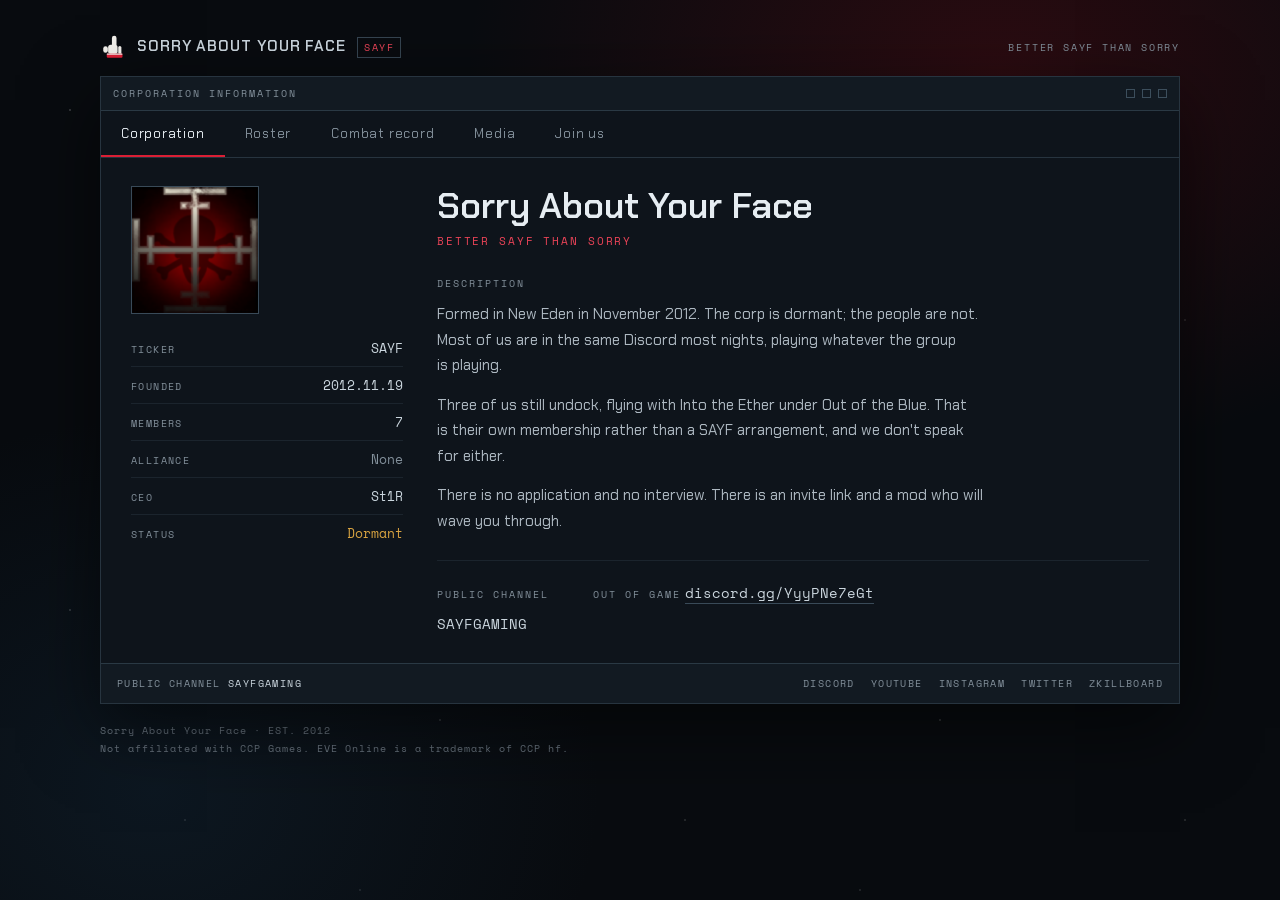
<file: index.html>
<!doctype html>
<html lang="en">
<head>
<meta charset="utf-8">
<meta name="viewport" content="width=device-width, initial-scale=1">
<title>Sorry About Your Face — SAYF</title>
<meta name="description" content="Corporation information for Sorry About Your Face [SAYF]. Formed in New Eden in 2012, dormant since, and still a Discord full of people most nights.">
<link rel="canonical" href="https://st1rx.github.io/sayfgaming/">
<meta name="theme-color" content="#0E141B">

<meta property="og:type" content="website">
<meta property="og:site_name" content="SAYF">
<meta property="og:title" content="Sorry About Your Face [SAYF]">
<meta property="og:description" content="Formed in New Eden, 2012. The corp is dormant; the people are not. Better SAYF than SORRY.">
<meta property="og:url" content="https://st1rx.github.io/sayfgaming/">
<meta property="og:image" content="https://st1rx.github.io/sayfgaming/assets/og-image.png">
<meta property="og:image:width" content="1200">
<meta property="og:image:height" content="630">
<meta property="og:image:alt" content="Corporation information panel for Sorry About Your Face.">
<meta name="twitter:card" content="summary_large_image">
<meta name="twitter:site" content="@SAYFGAMING">

<link rel="icon" href="assets/favicon.svg" type="image/svg+xml">
<link rel="icon" href="assets/favicon-32.png" sizes="32x32" type="image/png">
<link rel="apple-touch-icon" href="assets/apple-touch-icon.png">

<link rel="preconnect" href="https://fonts.googleapis.com">
<link rel="preconnect" href="https://fonts.gstatic.com" crossorigin>
<link rel="stylesheet" href="https://fonts.googleapis.com/css2?family=Chakra+Petch:wght@400;500;600&amp;family=Space+Mono:wght@400;700&amp;display=swap">
<link rel="stylesheet" href="styles.css">
<script src="site.js" defer></script>
</head>
<body>
<a class="skip" href="#main">Skip to content</a>

<div class="shell">

  <div class="topbar">
    <div class="ident">
      <svg aria-hidden="true"><use href="assets/icons.svg#mark"></use></svg>
      <span class="name">Sorry About Your Face</span>
      <span class="tick">SAYF</span>
    </div>
    <span class="creed">Better SAYF than SORRY</span>
  </div>

  <main class="win" id="main">
    <div class="win-bar">
      <span class="t">Corporation information</span>
      <span class="win-ctl" aria-hidden="true"><i></i><i></i><i></i></span>
    </div>

    <div class="tabs" role="tablist" aria-label="Corporation information">
      <button class="tab" type="button" role="tab" data-tab="corporation" id="tab-corporation" aria-controls="panel-corporation" aria-selected="true"><span class="wide">Corporation</span><span class="narrow">Corp</span></button>
      <button class="tab" type="button" role="tab" data-tab="roster" id="tab-roster" aria-controls="panel-roster" aria-selected="false" tabindex="-1">Roster</button>
      <button class="tab" type="button" role="tab" data-tab="combat" id="tab-combat" aria-controls="panel-combat" aria-selected="false" tabindex="-1"><span class="wide">Combat record</span><span class="narrow">Combat</span></button>
      <button class="tab" type="button" role="tab" data-tab="media" id="tab-media" aria-controls="panel-media" aria-selected="false" tabindex="-1">Media</button>
      <button class="tab" type="button" role="tab" data-tab="join" id="tab-join" aria-controls="panel-join" aria-selected="false" tabindex="-1"><span class="wide">Join us</span><span class="narrow">Join</span></button>
    </div>

    <!-- ================================================ corporation -- -->
    <section class="panel" id="panel-corporation" role="tabpanel" aria-labelledby="tab-corporation" tabindex="0">
      <div class="corp">
        <div class="corp-id">
          <img src="assets/sayf-corp.png" width="256" height="256" alt="SAYF corporation logo: a cross and crossbones over oxblood">
          <dl class="readout">
            <div><dt>Ticker</dt><dd>SAYF</dd></div>
            <div><dt>Founded</dt><dd>2012.11.19</dd></div>
            <div><dt>Members</dt><dd>7</dd></div>
            <div><dt>Alliance</dt><dd class="none">None</dd></div>
            <div><dt>CEO</dt><dd>St1R</dd></div>
            <div><dt>Status</dt><dd class="dormant">Dormant</dd></div>
          </dl>
        </div>

        <div class="corp-body">
          <h1>Sorry About Your Face</h1>
          <p class="creed">Better SAYF than SORRY</p>

          <p class="lbl" style="margin: 24px 0 10px;">Description</p>
          <p class="prose">Formed in New Eden in November 2012. The corp is dormant; the people are not. Most of us are in the same Discord most nights, playing whatever the group is playing.</p>
          <p class="prose">Three of us still undock, flying with Into the Ether under Out of the Blue. That is their own membership rather than a SAYF arrangement, and we don't speak for either.</p>
          <p class="prose">There is no application and no interview. There is an invite link and a mod who will wave you through.</p>

          <div class="contact">
            <div>
              <span class="lbl">Public channel</span>
              <p class="v">SAYFGAMING</p>
            </div>
            <div>
              <span class="lbl">Out of game</span>
              <a class="v" href="https://discord.gg/YyyPNe7eGt">discord.gg/YyyPNe7eGt</a>
            </div>
          </div>
        </div>
      </div>
    </section>

    <!-- ===================================================== roster -- -->
    <section class="panel" id="panel-roster" role="tabpanel" aria-labelledby="tab-roster" tabindex="0" hidden>
      <div class="sheet">
        <div class="sheet-head"><span>Title</span><span>Status</span></div>
        <ul>
          <li class="on"><span class="t"><i class="dot"></i><span>EVE Online</span></span><span class="s">Home &#183; since 2012</span></li>
          <li class="on"><span class="t"><i class="dot"></i><span>Battlefield 6</span></span><span class="s">Voice channel</span></li>
          <li class="on"><span class="t"><i class="dot"></i><span>DayZ</span></span><span class="s">Voice channel</span></li>
          <li class="on"><span class="t"><i class="dot"></i><span>Wardogs</span></span><span class="s">New</span></li>
          <li class="on"><span class="t"><i class="dot"></i><span>Escape from Tarkov</span></span><span class="s">Active</span></li>
          <li><span class="t"><i class="dot"></i><span>EVE Frontier</span></span><span class="s">Role</span></li>
          <li><span class="t"><i class="dot"></i><span>Arma</span></span><span class="s">Role</span></li>
          <li><span class="t"><i class="dot"></i><span>Stellaris</span></span><span class="s">Role</span></li>
          <li><span class="t"><i class="dot"></i><span>War Thunder</span></span><span class="s">Role</span></li>
        </ul>
      </div>
      <p class="prose" style="margin-top: 18px; font-size: 14px;">A title earns a channel and a role when three people buy the same thing in the same week, and loses them when it has been quiet long enough that somebody notices. Wardogs is new enough that it has a channel and no role yet.</p>
    </section>

    <!-- ============================================== combat record -- -->
    <section class="panel" id="panel-combat" role="tabpanel" aria-labelledby="tab-combat" tabindex="0" hidden>
      <div class="cells">
        <div><p class="n">35,565</p><p class="k">Ships destroyed</p></div>
        <div><p class="n">14.9T</p><p class="k">ISK destroyed</p></div>
        <div><p class="n">95%</p><p class="k">ISK efficiency</p></div>
        <div><p class="n">2,675</p><p class="k">Solo kills</p></div>
        <div><p class="n">9,166</p><p class="k">Ships lost</p></div>
        <div><p class="n">781B</p><p class="k">ISK lost</p></div>
        <div><p class="n">93%</p><p class="k">Gang ratio</p></div>
        <div><p class="n">66</p><p class="k">Danger ratio</p></div>
      </div>
      <p class="prose" style="margin-top: 20px;">Thirteen years of killmails under the SAYF ticker. The corp has been dormant for most of the recent ones, which is the point: the record is not going anywhere, and neither are the people who made it.</p>
      <p style="margin-top: 14px;"><a class="m" style="font-size: 12px; letter-spacing: 0.14em; text-transform: uppercase; border-bottom: 1px solid var(--line-2);" href="https://zkillboard.com/corporation/98149479/">Full killboard on zKillboard</a></p>
    </section>

    <!-- ====================================================== media -- -->
    <section class="panel" id="panel-media" role="tabpanel" aria-labelledby="tab-media" tabindex="0" hidden>
      <div class="player">
        <iframe data-src="https://www.youtube-nocookie.com/embed/videoseries?list=UUIKcrT2hdOpnbl8XdgmH4Pw&amp;rel=0"
                title="Uploads from Sorry About Your Face"
                allow="accelerometer; clipboard-write; encrypted-media; gyroscope; picture-in-picture; web-share"
                referrerpolicy="strict-origin-when-cross-origin" allowfullscreen loading="lazy"></iframe>
      </div>
      <p class="prose" style="margin-top: 18px;">Newest upload first. The player walks back through the rest of the channel from there, so this stays current without anybody editing the site.</p>
      <p style="margin-top: 12px;"><a class="m" style="font-size: 12px; letter-spacing: 0.14em; text-transform: uppercase; border-bottom: 1px solid var(--line-2);" href="https://www.youtube.com/@SAYFGAMING">Open the channel on YouTube</a></p>
    </section>

    <!-- ======================================================= join -- -->
    <section class="panel" id="panel-join" role="tabpanel" aria-labelledby="tab-join" tabindex="0" hidden>
      <ol class="steps">
        <li>
          <span class="n">01</span>
          <div><p>Click the invite.</p><p style="margin-top: 6px;"><a href="https://discord.gg/YyyPNe7eGt">discord.gg/YyyPNe7eGt</a></p></div>
        </li>
        <li>
          <span class="n">02</span>
          <p>You arrive in <span class="chan-ref">#un-verified</span> holding the UN-VERIFIED role. It is the only channel you can see.</p>
        </li>
        <li>
          <span class="n">03</span>
          <p>Verify with the bot in <span class="chan-ref">#verify</span>, then a mod clears you by hand in <span class="chan-ref">#un-verified</span> and you pick up <span class="chan-ref">FACES</span>. Both steps, usually minutes apart.</p>
        </li>
        <li>
          <span class="n">04</span>
          <p>Take the roles for the games you play. Turn up when you get pinged, or don't. Nobody keeps a tally.</p>
        </li>
      </ol>

      <p class="prose" style="margin-top: 20px;">No application, no interview, no attendance sheet. Bring a mic: you don't have to talk, you do have to be able to.</p>

      <div class="aside">
        <span class="lbl">If you fly</span>
        <p>Say so in <span class="chan-ref">#eve</span>. Three of us are out there with Into the Ether and will point you at the right people. We don't run that corp and we don't process its applications.</p>
      </div>

      <div class="aside">
        <span class="lbl">Supporting the corp</span>
        <p>Omega through Markee Dragon, a CCP-authorized reseller. Same price to you, a small cut to SAYF.</p>
        <div class="offers">
          <a href="https://store.markeedragon.com/affiliate.php?id=610&amp;redirect=catalog/EVE_Online_3_Month_Omega_Time.html" rel="sponsored">3 months Omega</a>
          <a href="https://store.markeedragon.com/affiliate.php?id=610&amp;redirect=catalog/Eve_Online_6_Month_Omega_Time.html" rel="sponsored">6 months Omega</a>
          <a href="https://store.markeedragon.com/affiliate.php?id=610&amp;redirect=catalog/Eve_Online_12_Month_Omega_Time.html" rel="sponsored">12 months Omega</a>
          <a href="https://store.markeedragon.com/affiliate.php?id=610&amp;redirect=index.php?cat=4" rel="sponsored">PLEX and the rest</a>
        </div>
      </div>
    </section>

    <div class="status">
      <span class="chan">Public channel <b>SAYFGAMING</b></span>
      <nav aria-label="Elsewhere">
        <a href="https://discord.gg/YyyPNe7eGt">Discord</a>
        <a href="https://www.youtube.com/@SAYFGAMING">YouTube</a>
        <a href="https://www.instagram.com/sayfgaming/">Instagram</a>
        <a href="https://x.com/SAYFGAMING">Twitter</a>
        <a href="https://zkillboard.com/corporation/98149479/">zKillboard</a>
      </nav>
    </div>
  </main>

  <p class="legal">
    Sorry About Your Face &#183; EST. 2012<br>
    Not affiliated with CCP Games. EVE Online is a trademark of CCP hf.
  </p>
</div>

</body>
</html>
</file>
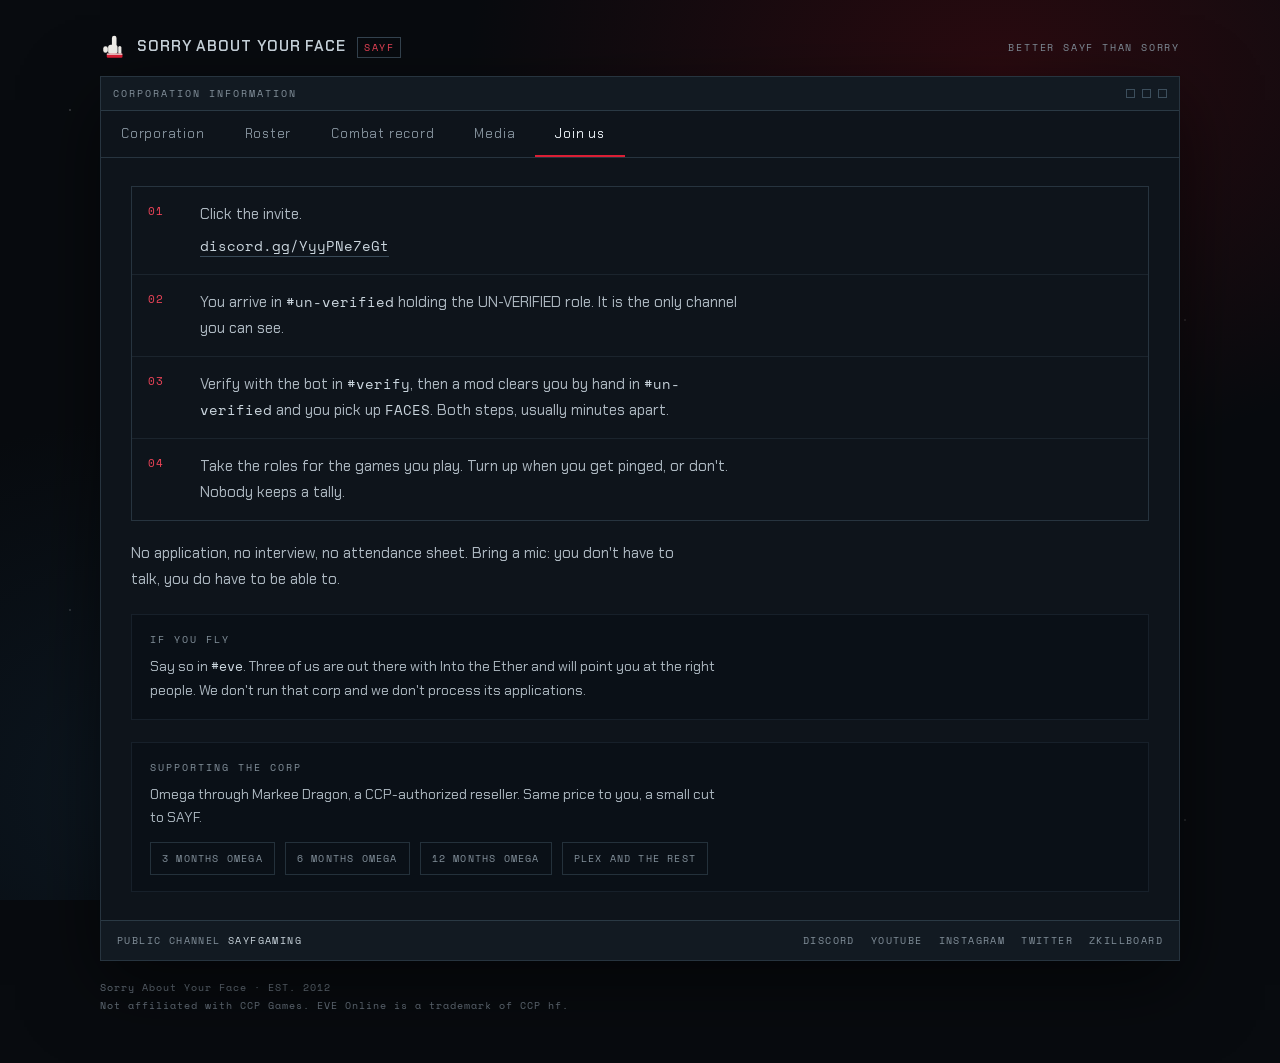
<file: join.html>
<!doctype html>
<html lang="en">
<head>
<meta charset="utf-8">
<meta name="viewport" content="width=device-width, initial-scale=1">
<!-- Joining is a tab on the window now. This page only exists so links
     handed out while join.html was a real page keep working. -->
<title>Join us — SAYF</title>
<link rel="canonical" href="https://st1rx.github.io/sayfgaming/#join">
<meta http-equiv="refresh" content="0; url=./#join">
<meta name="robots" content="noindex">
<meta name="theme-color" content="#0E141B">
<link rel="icon" href="assets/favicon.svg" type="image/svg+xml">
<link rel="stylesheet" href="styles.css">
<script>window.location.replace('./#join');</script>
</head>
<body>
<div class="shell">
  <p class="lbl" style="margin-bottom: 10px;">Moved</p>
  <p class="prose">Joining lives on the <a href="./#join" style="border-bottom: 1px solid var(--line-2);">Join us</a> tab.</p>
</div>
</body>
</html>
</file>
<file: styles.css>
/* SAYF Gaming — New Eden terminal
   The page is one window floating over space, the way the client does it. */

:root {
  --space: #080B0F;
  --win: #0E141B;
  --bar: #121A22;
  --sunk: #0A1017;
  --line: rgba(140, 180, 205, 0.20);
  --line-2: rgba(140, 180, 205, 0.34);
  --hair: rgba(140, 180, 205, 0.10);

  --text: #CBD6DE;
  --bright: #E6EDF2;
  --prose: #AEB9C2;    /* body copy          8.6:1 */
  --label: #83909B;    /* labels             5.7:1 */
  --faint: #7C8893;    /* tiny captions      5.1:1 */
  --crimson: #DB1F35;  /* rules and bars only, never small text */
  --crimson-t: #EC4458;/* crimson as text    4.9:1 */
  --amber: #D9A441;

  --ui: 'Chakra Petch', 'Segoe UI', Tahoma, sans-serif;
  --mono: 'Space Mono', 'Courier New', monospace;
  --gutter: clamp(14px, 3.5vw, 40px);
}

*, *::before, *::after { box-sizing: border-box; }
html { -webkit-text-size-adjust: 100%; }

body {
  margin: 0;
  min-height: 100vh;
  color: var(--text);
  font-family: var(--ui);
  font-size: 15px;
  line-height: 1.7;
  -webkit-font-smoothing: antialiased;
  background-color: var(--space);
  background-image:
    radial-gradient(760px 560px at 78% 8%, rgba(122, 10, 18, 0.30), transparent 70%),
    radial-gradient(620px 520px at 12% 88%, rgba(26, 58, 84, 0.26), transparent 72%),
    radial-gradient(1px 1px at 14% 22%, rgba(255,255,255,0.55), transparent),
    radial-gradient(1px 1px at 37% 64%, rgba(255,255,255,0.38), transparent),
    radial-gradient(1px 1px at 59% 17%, rgba(255,255,255,0.5), transparent),
    radial-gradient(1px 1px at 72% 78%, rgba(255,255,255,0.32), transparent),
    radial-gradient(1px 1px at 88% 44%, rgba(255,255,255,0.46), transparent),
    radial-gradient(1px 1px at 26% 91%, rgba(255,255,255,0.3), transparent),
    radial-gradient(1px 1px at 93% 86%, rgba(255,255,255,0.36), transparent);
  background-attachment: fixed, fixed, fixed, fixed, fixed, fixed, fixed, fixed, fixed;
  background-size: auto, auto, 500px 500px, 500px 500px, 500px 500px, 500px 500px, 500px 500px, 500px 500px, 500px 500px;
}

h1, h2, h3, p, ul, ol, li, figure, dl, dd, dt { margin: 0; padding: 0; }
ul, ol { list-style: none; }
img, svg { display: block; max-width: 100%; }
a { color: var(--text); text-decoration: none; }
a:hover { color: var(--bright); }
:focus-visible { outline: 1px solid var(--crimson-t); outline-offset: 2px; }

.m { font-family: var(--mono); }
.lbl { font-family: var(--mono); font-size: 10px; letter-spacing: 0.2em; text-transform: uppercase; color: var(--label); }
.skip { position: absolute; left: 10px; top: -60px; z-index: 50; padding: 10px 14px;
        background: var(--bright); color: var(--space); font-family: var(--mono); font-size: 12px; }
.skip:focus { top: 10px; color: var(--space); }

.shell { width: 100%; max-width: 1160px; margin: 0 auto; padding: clamp(16px, 3vw, 34px) var(--gutter) 48px; }

/* -------------------------------------------------------------- top -- */

.topbar { display: flex; align-items: center; justify-content: space-between; gap: 16px; margin-bottom: 16px; }
.ident { display: flex; align-items: center; gap: 11px; min-width: 0; }
.ident svg { width: 26px; height: 26px; flex-shrink: 0; }
.ident .name { font-size: 15px; font-weight: 600; letter-spacing: 0.06em; text-transform: uppercase; color: var(--text); white-space: nowrap; }
.ident .tick { font-family: var(--mono); font-size: 10px; letter-spacing: 0.16em; color: var(--crimson-t); border: 1px solid var(--line-2); padding: 1px 6px; }
.topbar .creed { font-family: var(--mono); font-size: 10px; letter-spacing: 0.18em; text-transform: uppercase; color: var(--label); }

/* ----------------------------------------------------------- window -- */

.win { border: 1px solid var(--line); background: var(--win); box-shadow: 0 24px 70px rgba(0, 0, 0, 0.55); }
.win + .win { margin-top: 20px; }

.win-bar {
  display: flex; align-items: center; justify-content: space-between; gap: 12px;
  min-height: 34px; padding: 6px 12px;
  background: var(--bar); border-bottom: 1px solid var(--line);
}
.win-bar .t { font-family: var(--mono); font-size: 10px; letter-spacing: 0.2em; text-transform: uppercase; color: var(--label); }
.win-ctl { display: flex; gap: 7px; flex-shrink: 0; }
.win-ctl i { width: 9px; height: 9px; border: 1px solid var(--line-2); display: block; }

/* tabs */
.tabs { display: flex; border-bottom: 1px solid var(--line); overflow-x: auto; scrollbar-width: none; }
.tabs::-webkit-scrollbar { display: none; }
.tab {
  appearance: none; background: none; border: 0; border-bottom: 2px solid transparent;
  padding: 0 20px; min-height: 46px; flex-shrink: 0; cursor: pointer;
  font-family: var(--ui); font-size: 13px; letter-spacing: 0.06em; color: var(--label);
  transition: color .12s ease, background-color .12s ease;
}
.tab:hover { color: var(--text); background: rgba(140, 180, 205, 0.05); }
.tab[aria-selected="true"] { color: var(--bright); border-bottom-color: var(--crimson); }

.panel { padding: 26px var(--gutter); }
.panel[hidden] { display: none; }
@media (min-width: 760px) { .panel { padding: 28px 30px; } }

/* status strip */
.status {
  display: flex; flex-wrap: wrap; align-items: center; justify-content: space-between; gap: 8px 20px;
  padding: 11px 16px; background: var(--bar); border-top: 1px solid var(--line);
  font-family: var(--mono); font-size: 10px; letter-spacing: 0.14em; text-transform: uppercase;
}
.status .chan { color: var(--label); }
.status .chan b { color: var(--text); font-weight: 400; }
.status nav { display: flex; flex-wrap: wrap; gap: 4px 16px; }
.status nav a { color: var(--label); }
.status nav a:hover { color: var(--crimson-t); }

/* ------------------------------------------------- corporation tab -- */

.corp { display: grid; gap: 26px; }
.corp-id { display: flex; flex-direction: column; gap: 16px; }
.corp-id img { width: 108px; height: 108px; border: 1px solid var(--line-2); }
.readout { width: 100%; }
.readout div { display: flex; align-items: baseline; justify-content: space-between; gap: 14px;
               padding: 7px 0; border-bottom: 1px solid var(--hair); }
.readout div:last-child { border-bottom: 0; }
.readout dt { font-family: var(--mono); font-size: 10px; letter-spacing: 0.14em; text-transform: uppercase; color: var(--label); }
.readout dd { font-family: var(--mono); font-size: 13px; color: var(--text); text-align: right; }
.readout .none { color: var(--label); }
.readout .dormant { color: var(--amber); }

.corp-body h1 { font-size: clamp(27px, 4.2vw, 36px); font-weight: 600; line-height: 1.12; color: var(--bright); }
.corp-body .creed { font-family: var(--mono); font-size: 11px; letter-spacing: 0.17em; text-transform: uppercase; color: var(--crimson-t); margin-top: 6px; }
.prose { color: var(--prose); max-width: 62ch; text-wrap: pretty; }
.prose + .prose { margin-top: 14px; }

.contact { display: flex; flex-wrap: wrap; gap: 22px 44px; margin-top: 26px; padding-top: 20px; border-top: 1px solid var(--hair); }
.contact .v { font-family: var(--mono); font-size: 14px; color: var(--text); margin-top: 5px; }
.contact a.v { border-bottom: 1px solid var(--line-2); }
.contact a.v:hover { border-bottom-color: var(--crimson-t); }

@media (min-width: 760px) {
  .corp { grid-template-columns: 272px 1fr; gap: 34px; }
  .corp-id img { width: 128px; height: 128px; }
}

/* ------------------------------------------------------ roster tab -- */

.sheet { border: 1px solid var(--line); }
.sheet-head, .sheet li { display: grid; grid-template-columns: 1fr auto; gap: 14px; align-items: center; padding: 11px 16px; }
.sheet-head { background: var(--sunk); border-bottom: 1px solid var(--line); }
.sheet-head span { font-family: var(--mono); font-size: 10px; letter-spacing: 0.18em; text-transform: uppercase; color: var(--label); }
.sheet li { border-bottom: 1px solid var(--hair); }
.sheet li:last-child { border-bottom: 0; }
.sheet li:nth-child(even) { background: rgba(140, 180, 205, 0.025); }
.sheet .t { display: flex; align-items: center; gap: 12px; min-width: 0; }
.sheet .dot { width: 6px; height: 6px; flex-shrink: 0; background: var(--label); }
.sheet .on .dot { background: var(--crimson); }
.sheet .on .t span { color: var(--bright); }
.sheet .s { font-family: var(--mono); font-size: 10px; letter-spacing: 0.14em; text-transform: uppercase; color: var(--label); text-align: right; }
@media (min-width: 900px) { .sheet ul { display: grid; grid-template-columns: repeat(2, minmax(0, 1fr)); }
  .sheet li:nth-child(odd) { border-right: 1px solid var(--hair); } }

/* ---------------------------------------------- combat record tab -- */

.cells { display: grid; grid-template-columns: repeat(2, minmax(0, 1fr)); border: 1px solid var(--line); }
.cells div { padding: 15px 16px; border-right: 1px solid var(--hair); border-bottom: 1px solid var(--hair); }
.cells .n { font-family: var(--mono); font-size: clamp(19px, 3vw, 23px); color: var(--bright); line-height: 1.2; }
.cells .k { font-family: var(--mono); font-size: 10px; letter-spacing: 0.14em; text-transform: uppercase; color: var(--label); margin-top: 4px; }
@media (min-width: 760px) { .cells { grid-template-columns: repeat(4, minmax(0, 1fr)); } }

/* --------------------------------------------------------- join tab -- */

.steps { border: 1px solid var(--line); }
.steps li { display: grid; grid-template-columns: 38px 1fr; gap: 14px; padding: 15px 16px; border-bottom: 1px solid var(--hair); }
.steps li:last-child { border-bottom: 0; }
.steps .n { font-family: var(--mono); font-size: 11px; letter-spacing: 0.1em; color: var(--crimson-t); }
.steps p { color: var(--prose); max-width: 60ch; }
.steps a { border-bottom: 1px solid var(--line-2); font-family: var(--mono); font-size: 14px; color: var(--text); }
.steps a:hover { border-bottom-color: var(--crimson-t); }
.chan-ref { font-family: var(--mono); font-size: 0.93em; color: var(--text); }

.aside { margin-top: 22px; padding: 16px 18px; border: 1px solid var(--hair); background: var(--sunk); }
.aside p { color: var(--prose); font-size: 14px; max-width: 64ch; }
.aside .lbl { display: block; margin-bottom: 7px; }
.offers { display: flex; flex-wrap: wrap; gap: 8px 10px; margin-top: 12px; }
.offers a { font-family: var(--mono); font-size: 10px; letter-spacing: 0.12em; text-transform: uppercase;
            color: var(--label); border: 1px solid var(--line); padding: 7px 11px; }
.offers a:hover { color: var(--text); border-color: var(--line-2); }

.legal { margin-top: 18px; font-family: var(--mono); font-size: 10px; letter-spacing: 0.1em; line-height: 1.8; color: #6B7681; }

@media (prefers-reduced-motion: no-preference) {
  .win { animation: boot .35s ease-out both; }
  @keyframes boot { from { opacity: 0; transform: translateY(6px); } to { opacity: 1; transform: none; } }
}

/* Tab labels shorten so all four fit a phone instead of scrolling off. */
.tab .narrow { display: none; }
@media (max-width: 559px) {
  .tab { padding: 0 16px; }
  .tab .wide { display: none; }
  .tab .narrow { display: inline; }
  .offers a { min-height: 44px; display: inline-flex; align-items: center; }
}

/* The creed collides with the ticker on a phone. It is in the panel anyway. */
@media (max-width: 639px) {
  .topbar .creed { display: none; }
  .ident .name { font-size: 14px; }
}

/* ----------------------------------------------------------- player -- */

.player { position: relative; aspect-ratio: 16 / 9; background: var(--sunk); border: 1px solid var(--line); }
.player iframe { position: absolute; inset: 0; width: 100%; height: 100%; border: 0; display: block; }
@media (max-width: 559px) { .tab { padding: 0 13px; } }
</file>
